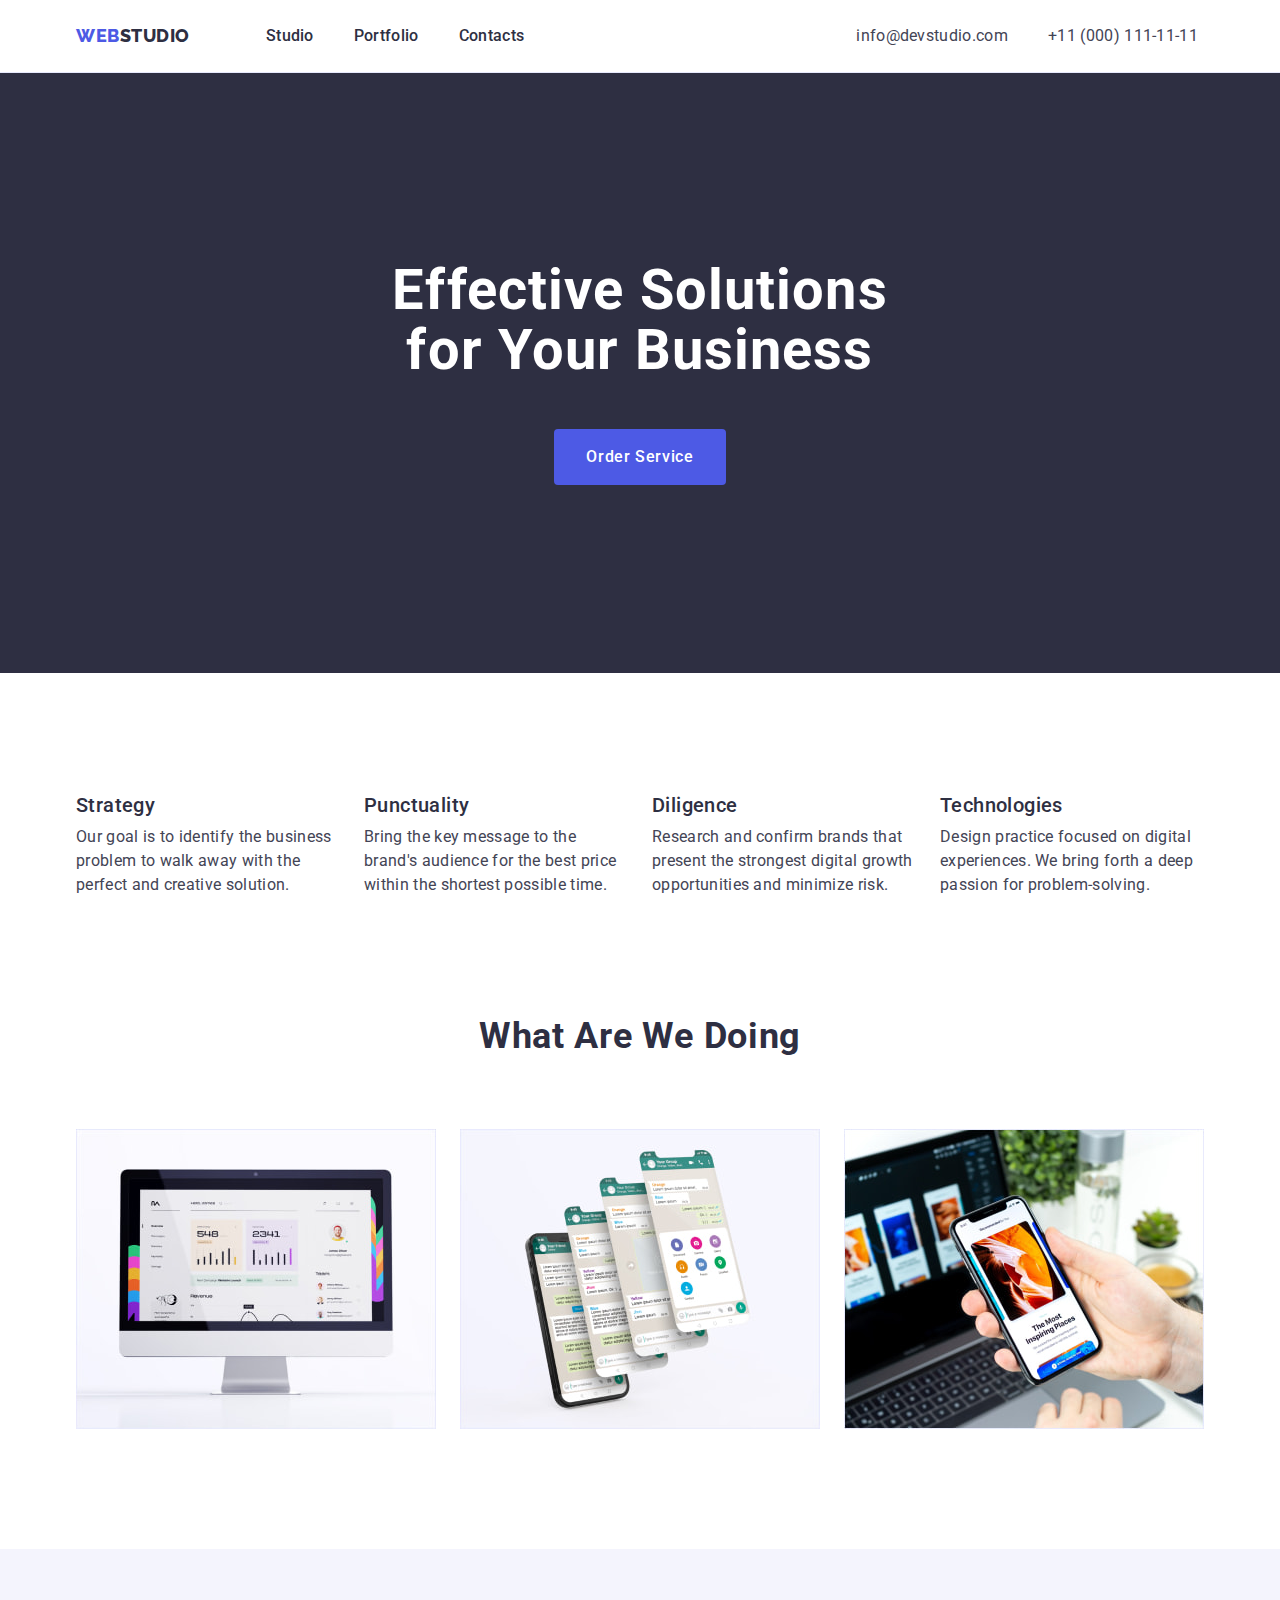
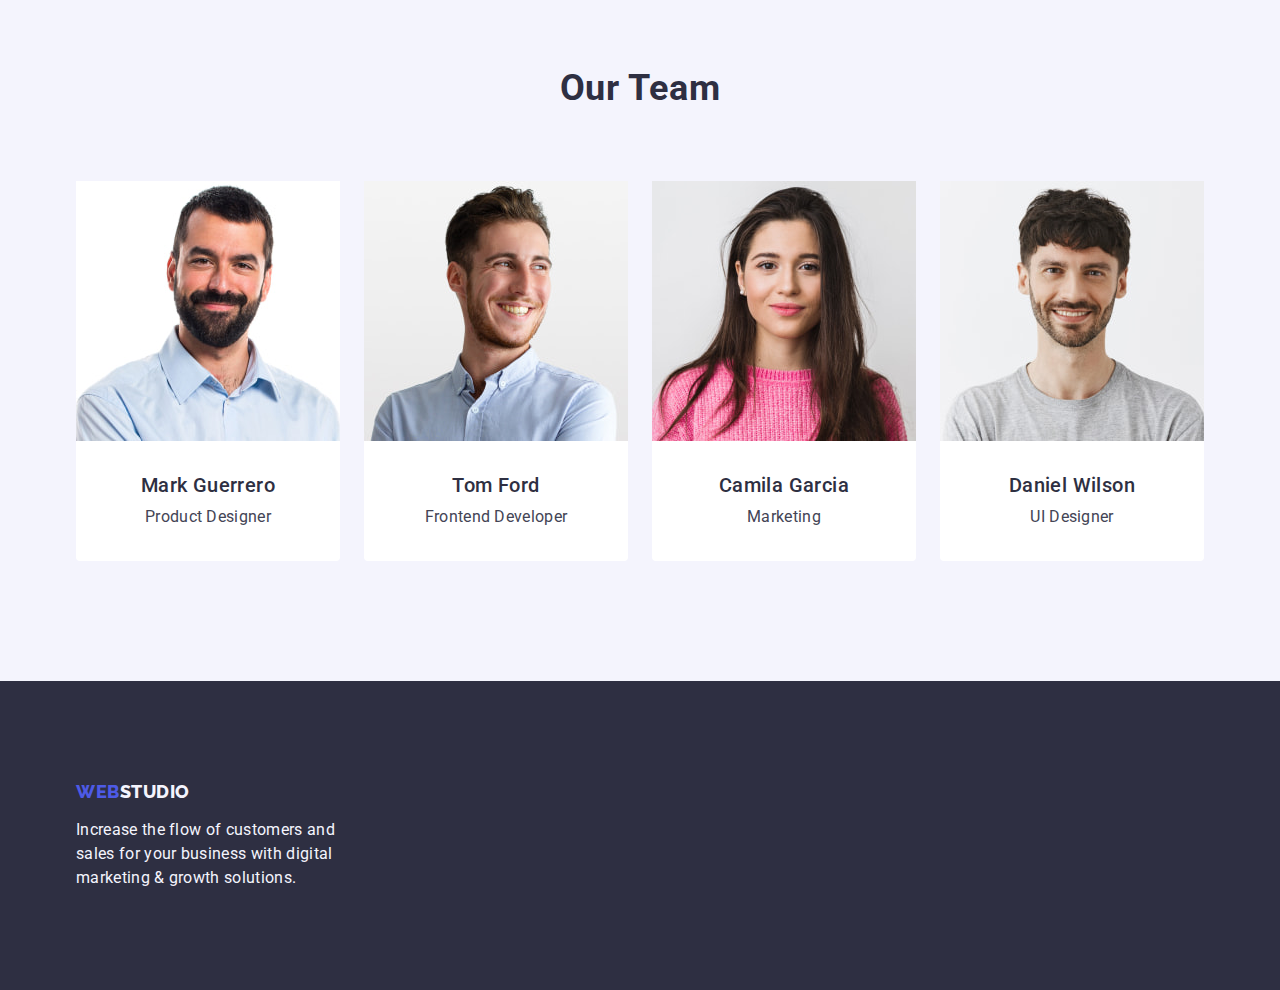
<file: index.html>
<!DOCTYPE html>
<html lang="en">
  <head>
    <meta charset="UTF-8" />
    <meta http-equiv="X-UA-Compatible" content="IE=edge" />
    <meta name="viewport" content="width=device-width, initial-scale=1.0" />
    <title>Document</title>
    <link rel="preconnect" href="https://fonts.googleapis.com" />
    <link rel="preconnect" href="https://fonts.gstatic.com" crossorigin />
    <link
      href="https://fonts.googleapis.com/css2?family=Raleway:wght@800&family=Roboto:wght@400;500;700;900&display=swap"
      rel="stylesheet"
    />
    <link
      rel="stylesheet"
      href="https://cdnjs.cloudflare.com/ajax/libs/modern-normalize/2.0.0/modern-normalize.min.css"
    />
    <link rel="stylesheet" href="./css/styles.css" />
  </head>
  <body>
    <!-- Header section -->
    <header class="line-header">
      <div class="header container">
        <nav class="line-nav">
          <a href="./index.html" target="_self" class="logo link"
            >Web<span class="accent">Studio</span></a
          >
          <ul class="menu">
            <li>
              <a class="nav link" href="./index.html" target="_self">Studio</a>
            </li>
            <li>
              <a class="nav link" href="./portfolio.html" target="_self">Portfolio</a>
            </li>
            <li>
              <a class="nav link" href="">Contacts</a>
            </li>
          </ul>
        </nav>
        <address class="address">
          <ul class="menu">
            <li>
              <a class="address-link link" href="mailto:info@devstudio.com">info@devstudio.com</a>
            </li>
            <li><a class="address-link link" href="tel:+110001111111">+11 (000) 111-11-11</a></li>
          </ul>
        </address>
      </div>
    </header>
    <!-- Main block -->
    <main>
      <section class="background">
        <div class="container">
          <h1 class="text-main">Effective Solutions for Your Business</h1>
          <button class="button-main" type="button">Order Service</button>
        </div>
      </section>
      <!-- Section one -->
      <section class="section-two">
        <div class="container">
          <h2 class="visually-hidden">What are we doing</h2>
          <ul class="section-list">
            <li class="elements">
              <h3 class="name-ordinary">Strategy</h3>
              <p class="paragraph">
                Our goal is to identify the business problem to walk away with the perfect and
                creative solution.
              </p>
            </li>
            <li class="elements">
              <h3 class="name-ordinary">Punctuality</h3>
              <p class="paragraph">
                Bring the key message to the brand's audience for the best price within the shortest
                possible time.
              </p>
            </li>
            <li class="elements">
              <h3 class="name-ordinary">Diligence</h3>
              <p class="paragraph">
                Research and confirm brands that present the strongest digital growth opportunities
                and minimize risk.
              </p>
            </li>
            <li class="elements">
              <h3 class="name-ordinary">Technologies</h3>
              <p class="paragraph">
                Design practice focused on digital experiences. We bring forth a deep passion for
                problem-solving.
              </p>
            </li>
          </ul>
        </div>
      </section>
      <!-- Section two -->
      <section class="background-two">
        <div class="container">
          <h2 class="text-two">What are we doing</h2>
          <ul class="section-list">
            <li class="elements-two">
              <img
                class="pictures-first"
                src="./images/Section2/computer.jpg"
                width="360"
                height="300"
                alt="Website"
              />
            </li>
            <li class="elements-two">
              <img
                class="pictures-first"
                src="./images/Section2/apps.jpg"
                width="360"
                height="300"
                alt="Social networks"
              />
            </li>
            <li class="elements-two">
              <img
                class="pictures-first"
                src="./images/Section2/smartphone.jpg"
                width="360"
                height="300"
                alt="Apps"
              />
            </li>
          </ul>
        </div>
      </section>
      <!-- Section three-->
      <section class="background-three">
        <div class="container">
          <h2 class="name-three">Our Team</h2>
          <ul class="section-list">
            <li class="cards">
              <img
                src="./images/Section3/mark.jpg"
                width="264"
                height="260"
                alt="Product Designer"
              />
              <div class="cards-style">
                <h3 class="name">Mark Guerrero</h3>
                <p class="paragraph">Product Designer</p>
              </div>
            </li>
            <li class="cards">
              <img
                src="./images/Section3/tom.jpg"
                width="264"
                height="260"
                alt="Product Designer"
              />
              <div class="cards-style">
                <h3 class="name">Tom Ford</h3>
                <p class="paragraph">Frontend Developer</p>
              </div>
            </li>
            <li class="cards">
              <img
                src="./images/Section3/camila.jpg"
                width="264"
                height="260"
                alt="Product Designer"
              />
              <div class="cards-style">
                <h3 class="name">Camila Garcia</h3>
                <p class="paragraph">Marketing</p>
              </div>
            </li>
            <li class="cards">
              <img
                src="./images/Section3/daniel.jpg"
                width="264"
                height="260"
                alt="Product Designer"
              />
              <div class="cards-style">
                <h3 class="name">Daniel Wilson</h3>
                <p class="paragraph">UI Designer</p>
              </div>
            </li>
          </ul>
        </div>
      </section>
    </main>
    <!-- Footer section -->
    <footer class="footer">
      <div class="container">
        <a href="./index.html" target="_self" class="logos link"
          >Web<span class="studio">Studio</span>
        </a>
        <p class="text-fotter">
          Increase the flow of customers and sales for your business with digital marketing & growth
          solutions.
        </p>
      </div>
    </footer>
  </body>
</html>
</file>
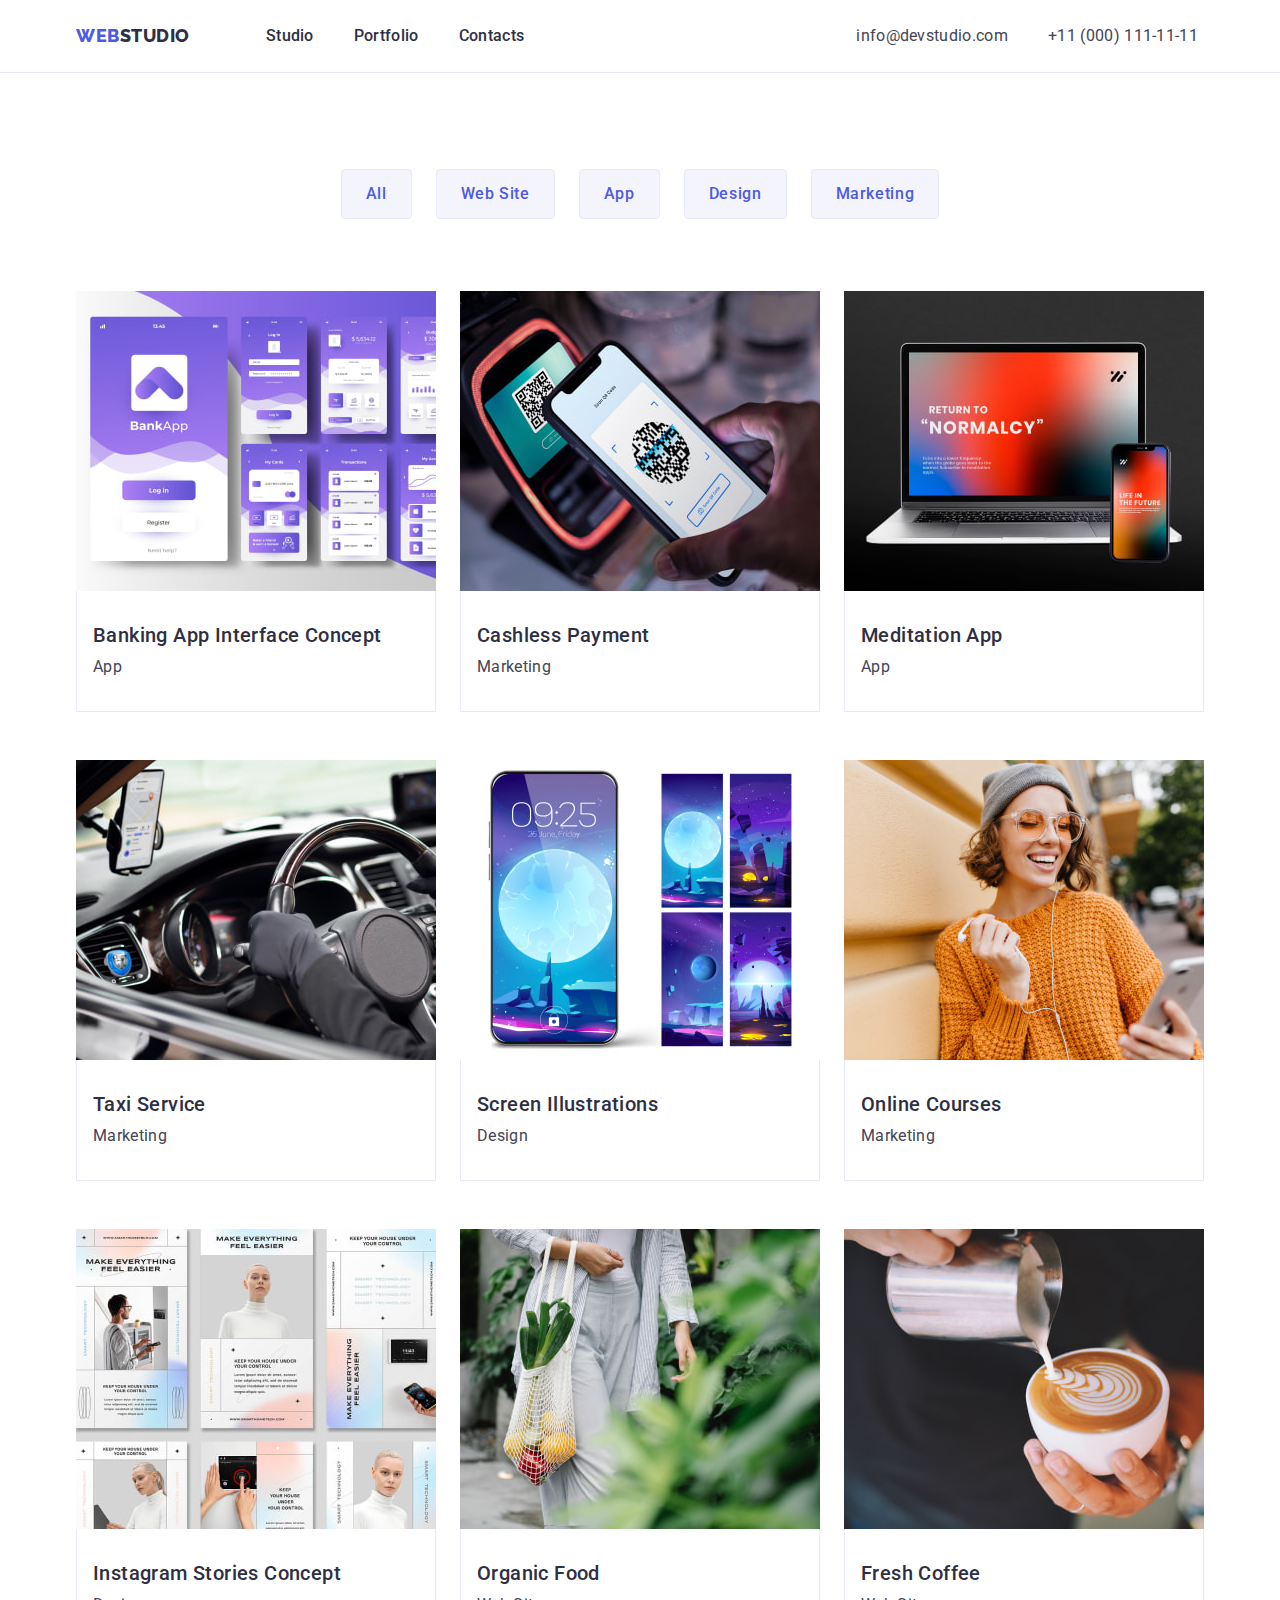
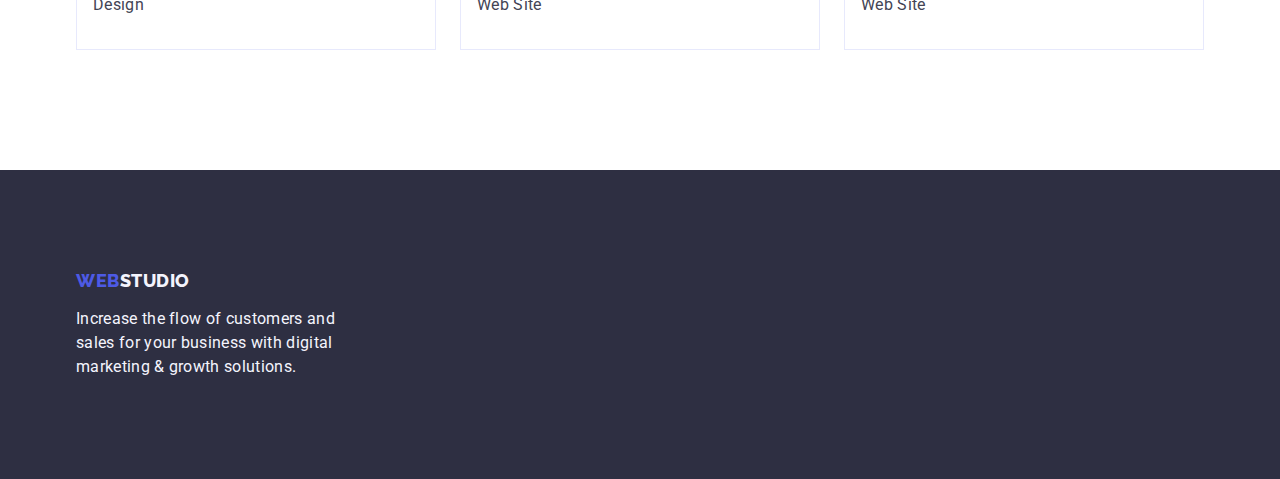
<file: portfolio.html>
<!DOCTYPE html>
<html lang="en">
  <head>
    <meta charset="UTF-8" />
    <meta http-equiv="X-UA-Compatible" content="IE=edge" />
    <meta name="viewport" content="width=device-width, initial-scale=1.0" />
    <title>Document</title>
    <link rel="preconnect" href="https://fonts.googleapis.com" />
    <link rel="preconnect" href="https://fonts.gstatic.com" crossorigin />
    <link
      href="https://fonts.googleapis.com/css2?family=Raleway:wght@800&family=Roboto:wght@400;500;700;900&display=swap"
      rel="stylesheet"
    />
    <link
      rel="stylesheet"
      href="https://cdnjs.cloudflare.com/ajax/libs/modern-normalize/2.0.0/modern-normalize.min.css"
    />
    <link rel="stylesheet" href="./css/styles.css" />
  </head>
  <body>
    <!-- Header section -->
    <header class="line-header">
      <div class="header container">
        <nav class="line-nav">
          <a href="./index.html" target="_self" class="logo link"
            >Web<span class="accent">Studio</span></a
          >
          <ul class="menu">
            <li>
              <a class="nav link" href="./index.html" target="_self">Studio</a>
            </li>
            <li>
              <a class="nav link" href="./portfolio.html" target="_self">Portfolio</a>
            </li>
            <li>
              <a class="nav link" href="">Contacts</a>
            </li>
          </ul>
        </nav>
        <address class="address">
          <ul class="menu">
            <li>
              <a class="address-link link" href="mailto:info@devstudio.com">info@devstudio.com</a>
            </li>
            <li><a class="address-link link" href="tel:+110001111111">+11 (000) 111-11-11</a></li>
          </ul>
        </address>
      </div>
    </header>
    <!-- Main block -->
    <main>
      <!-- Section one -->
      <section class="section-portfolio">
        <div class="container">
          <h1 class="visually-hidden">Navigation</h1>
          <ul class="list-portfolio">
            <li><button class="button" type="button">All</button></li>
            <li><button class="button" type="button">Web Site</button></li>
            <li><button class="button" type="button">App</button></li>
            <li><button class="button" type="button">Design</button></li>
            <li><button class="button" type="button">Marketing</button></li>
          </ul>
          <ul class="list-port">
            <li class="cards-portfolio">
              <a href="" class="link">
                <img
                  class="pictures"
                  src="./images/portfolio/first.jpg"
                  width="360"
                  height="300"
                  alt="Banking App Interface Concept"
                />
                <div class="inf-portfolio">
                  <h2 class="name-portfolio">Banking App Interface Concept</h2>
                  <p class="paragraph-two">App</p>
                </div>
              </a>
            </li>
            <li class="cards-portfolio">
              <a href="" class="link">
                <img
                  src="./images/portfolio/second.jpg"
                  width="360"
                  height="300"
                  alt="Cashless Payment"
                />
                <div class="inf-portfolio">
                  <h2 class="name-portfolio">Cashless Payment</h2>
                  <p class="paragraph-two">Marketing</p>
                </div>
              </a>
            </li>
            <li class="cards-portfolio">
              <a href="" class="link">
                <img
                  src="./images/portfolio/third.jpg"
                  width="360"
                  height="300"
                  alt="Laptop and smartphone"
                />
                <div class="inf-portfolio">
                  <h2 class="name-portfolio">Meditation App</h2>
                  <p class="paragraph-two">App</p>
                </div>
              </a>
            </li>
            <li class="cards-portfolio">
              <a href="" class="link">
                <img src="./images/portfolio/fourth.jpg" width="360" height="300" alt="Car" />
                <div class="inf-portfolio">
                  <h2 class="name-portfolio">Taxi Service</h2>
                  <p class="paragraph-two">Marketing</p>
                </div>
              </a>
            </li>
            <li class="cards-portfolio">
              <a href="" class="link">
                <img
                  src="./images/portfolio/fifth.jpg"
                  width="360"
                  height="300"
                  alt="Screen Illustrations"
                />
                <div class="inf-portfolio">
                  <h2 class="name-portfolio">Screen Illustrations</h2>
                  <p class="paragraph-two">Design</p>
                </div>
              </a>
            </li>
            <li class="cards-portfolio">
              <a href="" class="link">
                <img
                  src="./images/portfolio/sixth.jpg"
                  width="360"
                  height="300"
                  alt="Woman is holding a smartphone"
                />
                <div class="inf-portfolio">
                  <h2 class="name-portfolio">Online Courses</h2>
                  <p class="paragraph-two">Marketing</p>
                </div>
              </a>
            </li>
            <li class="cards-portfolio">
              <a href="" class="link">
                <img
                  src="./images/portfolio/seventh.jpg"
                  width="360"
                  height="300"
                  alt="Instagram Stories"
                />
                <div class="inf-portfolio">
                  <h2 class="name-portfolio">Instagram Stories Concept</h2>
                  <p class="paragraph-two">Design</p>
                </div>
              </a>
            </li>
            <li class="cards-portfolio">
              <a href="" class="link">
                <img
                  src="./images/portfolio/eighth.jpg"
                  width="360"
                  height="300"
                  alt="A bag with vegetables and fruits"
                />
                <div class="inf-portfolio">
                  <h2 class="name-portfolio">Organic Food</h2>
                  <p class="paragraph-two">Web Site</p>
                </div>
              </a>
            </li>
            <li class="cards-portfolio">
              <a href="" class="link">
                <img
                  src="./images/portfolio/ninth.jpg"
                  width="360"
                  height="300"
                  alt="Barista is making a coffee"
                />
                <div class="inf-portfolio">
                  <h2 class="name-portfolio">Fresh Coffee</h2>
                  <p class="paragraph-two">Web Site</p>
                </div>
              </a>
            </li>
          </ul>
        </div>
      </section>
    </main>
    <!-- Footer section -->
    <footer class="footer">
      <div class="container">
        <a href="./index.html" target="_self" class="logos link"
          >Web<span class="studio">Studio</span>
        </a>
        <p class="text-fotter">
          Increase the flow of customers and sales for your business with digital marketing & growth
          solutions.
        </p>
      </div>
    </footer>
  </body>
</html>
</file>
<file: css/styles.css>
:root {
--active: #404BBF;
--normal: #2E2F42;
--button: #4D5AE5;
--button-navigation: #E7E9FC;
--white: #FFFFFF;
--paragraphs: #434455;
--background: #F4F4FD;
}
*,
*::before,
*::after {
    box-sizing: border-box;
}
h1,
h2,
h3,
h4,
h5,
h6,
p {
    margin-top: 0;
    margin-bottom: 0;
}

ul {
    list-style: none;
    margin: 0;
    padding: 0;
}
img {
    display: block;
    max-width: 100%;
}
body {
    margin: 0;
    color: var(--paragraphs);
    background-color: var(--white);
    font-family: "Roboto", sans-serif;
}
.link {
    text-decoration: none;
}
.nav {
    color: var(--normal);
    font-weight: 500;
    line-height: 1.5;
    letter-spacing: 0.02em;
    padding-top: 24px;
    padding-bottom: 24px;
    display: block;
}

.nav:hover,
.nav:focus {
    color: var(--active);
}
.address-link {
    color: var(--paragraphs);
    font-size: 16px;
    font-weight: 400;
    line-height: 1.5;
    letter-spacing: 0.02em;
}
.address-link:hover,
.address-link:focus {
    color: var(--active);
}
.name {
    color: var(--normal);
    font-size: 20px;
    font-weight: 500;
    line-height: 1.2;
    letter-spacing: 0.02em;
    margin-bottom: 8px;
    text-align: center;
    margin-right: auto;
    margin-left: auto;
}
.name-ordinary {
    color: var(--normal);
    font-size: 20px;
    font-weight: 500;
    line-height: 1.2;
    letter-spacing: 0.02em;
    margin-bottom: 8px;
}
.paragraph {
    color: var(--paragraphs);
    font-size: 16px;
    line-height: 1.5;
    letter-spacing: 0.02em;
    margin-right: auto;
    margin-left: auto;
}
.button {
    color: var(--button);
    background-color: var(--background);
    font-family: "Roboto", sans-serif;
    font-size: 16px;
    font-weight: 500;
    line-height: 1.5;
    letter-spacing: 0.04em;
    text-align: center;
    cursor: pointer;
    padding: 12px 24px;
    border: 1px solid #e7e9fc;
    border-radius: 4px;
}
.button:hover,
.button:focus {
    color: var(--white); 
    background-color: var(--active);
    border: 1px solid transparent;
}
.button-main {
    color: var(--white);
    background-color: var(--button);
    font-family: "Roboto", sans-serif;
    font-size: 16px;
    font-weight: 500;
    line-height: 1.5;
    letter-spacing: 0.04em;
    cursor: pointer;
    display: block;
    margin-right: auto;
    margin-left: auto;
    padding-top: 16px;
    padding-right: 32px;
    padding-bottom: 16px;
    padding-left: 32px;
    min-width: 169px;
    height: 56px;
    border: none;
    border-radius: 4px;
}
.button-main:hover,
.button-main:focus {
    color: var(--white);
    background-color: var(--active);
}
.footer {
background-color: var(--normal);
padding-top: 100px;
padding-bottom: 100px;
}
.text-fotter {
font-size: 16px;
line-height: 1.5;
letter-spacing: 0.02em;
max-width: 264px;
color: var(--background);
}
.logo {
font-family: "Raleway", sans-serif;
    font-size: 18px;
    font-weight: 800;
    line-height: 1.17;
    letter-spacing: 0.03em;
    text-align: left;
    text-transform: uppercase;
    color: var(--button);
    margin-right: 76px;
}
.accent {
    color: var(--normal);
}
.background {
    background-color: var(--normal);
    padding-top: 188px;
    padding-bottom: 188px;
}
.text-main {
    color: var(--white);
    font-size: 56px;
    font-weight: 700;
    line-height: 1.07;
    letter-spacing: 0.02em;
    text-align: center;
    margin-right: auto;
    margin-left: auto;
    margin-bottom: 48px;
    max-width: 496px;
}
.text-two {
    color: var(--normal);
        font-size: 36px;
        font-weight: 700;
        line-height: 1.11;
        letter-spacing: 0.02em;
        text-align: center;
        margin-right: auto;
        margin-left: auto;
        text-transform: capitalize;
        margin-bottom: 72px;

}
.pictures-first {
    background-color: var(--button-navigation);
}
.background-two {
background-color: var(--white);
padding-bottom: 120px;
}
.background-three {
background-color: var(--background);
padding-top: 120px;
padding-bottom: 120px;
}
.cards {
    background-color: var(--white);
    text-decoration: none;
    width: calc((100% - 72px) / 4);
    border-radius: 0px 0px 4px 4px;
}
.address {
    font-style: normal;
    margin-left: 332px;
}
.name-three {
    color: var(--normal);
        font-family: "Roboto", sans-serif;
        font-size: 36px;
        font-weight: 700;
        line-height: 1.11;
        letter-spacing: 0.02em;
        text-transform: capitalize;
        margin-bottom: 72px;
        text-align: center;
        margin-right: auto;
        margin-left: auto;
}
.studio {
color: var(--background);
}
.name-portfolio {
    color: var(--normal);
    font-family: "Roboto", sans-serif;
    font-size: 20px;
    font-weight: 500;
    line-height: 1.2;
    letter-spacing: 0.02em;
    margin-bottom: 8px;
}
.paragraph-two {
    color: var(--paragraphs);
    font-size: 16px;
    line-height: 1.5;
    letter-spacing: 0.02em;

}
.section-two {
padding-top: 120px;
padding-bottom: 120px;
}
.container {
    width: 1158px;
    margin-right: auto;
    margin-left: auto;
    padding-left: 15px;
    padding-right: 15px;
} 
.line-nav {
display: flex;
align-items: center;
}
.line-header{
border-bottom: 1px solid #e7e9fc;
}    
.menu {
    display: flex;
    gap: 40px;
}   
.section-list {
    display: flex;
    gap: 24px;
}
.elements {
width: calc((100% - 72px) / 4);
}
.elements-two {
    width: calc((100% - 48px) / 3);
}
.cards-style {
padding: 32px 16px;
text-align: center;
}
.visually-hidden {
    position: absolute;
    width: 1px;
    height: 1px;
    margin: -1px;
    border: 0;
    padding: 0;
    white-space: nowrap;
    clip-path: inset(100%);
    clip: rect(0 0 0 0);
    overflow: hidden;
}
.header {
    display: flex;
    align-items: center;
}
.section-portfolio {
    padding-top: 96px;
    padding-bottom: 120px;
}
.list-portfolio {
    display: flex;
    justify-content: center;
    gap: 24px;
    margin-bottom: 72px;
}
.list-port {
    display: flex;
    flex-wrap: wrap;
    column-gap: 24px;
    row-gap: 48px;
}
.cards-portfolio {
    background-color: var(--white);
    text-decoration: none;
    width: calc((100% - 48px) / 3);
}
.inf-portfolio {
    padding: 32px 16px;
    border: 1px solid #e7e9fc;
    border-top: none;
}
.logos {
    font-family: "Raleway", sans-serif;
    font-size: 18px;
    font-weight: 800;
    line-height: 1.17;
    letter-spacing: 0.03em;
    text-align: left;
    text-transform: uppercase;
    color: var(--button);
    display: inline-block;
    margin-bottom: 16px;
}
</file>
